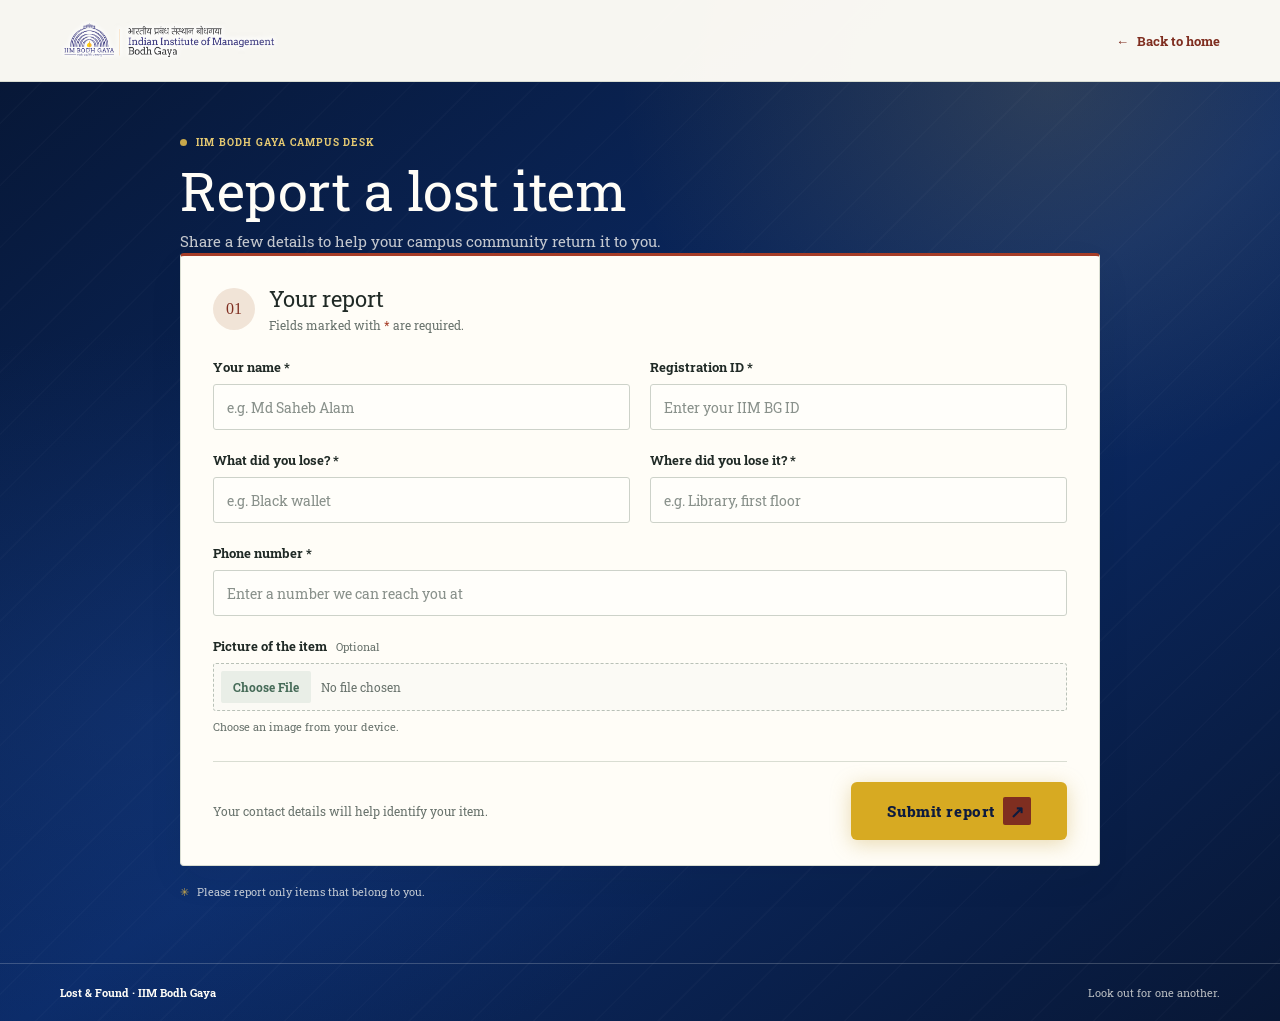
<file: ITCOM TASK/report.html>
<!DOCTYPE html>
<html lang="en">
<head>
	<meta charset="UTF-8">
	<meta name="viewport" content="width=device-width, initial-scale=1.0">
	<meta name="theme-color" content="#f4f1e8">
	<title>Report an Item | IIM BG</title>
	<link rel="stylesheet" href="re.css">
	<link rel="preconnect" href="https://fonts.googleapis.com">
  <link rel="preconnect" href="https://fonts.gstatic.com" crossorigin>
	<link href="https://fonts.googleapis.com/css2?family=Roboto+Slab:wght@800;900&display=swap" rel="stylesheet">
</head>
<body>
	<header class="heady">
		<a class="naam" href="index.html">
			<img class="mark" src="cropped-iimbg_Logo_2026.png" alt="Indian Institute of Management Bodh Gaya">
		</a>
		<a class="backy" href="index.html"><span>←</span> Back to home</a>
	</header>

	<main class="reporty">
		<section class="intro">
			<p class="mainy"><span class="dot"></span> IIM Bodh Gaya campus desk</p>
			<h1 id="reporttitle">Report a lost item</h1>
			<p class="introc">Share a few details to help your campus community return it to you.</p>
		</section>

		<form class="formy" action="#" method="post">
			<div class="formhead">
				<span class="formnum">01</span>
				<div>
					<h2 id="fh">Your report</h2>
					<p>Fields marked with <span>*</span> are required.</p>
				</div>
			</div>

			<div class="fgrid">
				<div class="fieldy">
					<label for="name">Your name <span>*</span></label>
					<input id="name" name="name" type="text" autocomplete="name" placeholder="e.g. Md Saheb Alam" required>
				</div>

				<div class="fieldy">
					<label for="registrationid">Registration ID <span>*</span></label>
					<input id="registrationid" name="registrationId" type="text" autocomplete="off" placeholder="Enter your IIM BG ID" required>
				</div>

				<div class="fieldy">
					<label for="itemname">What did you lose? <span>*</span></label>
					<input id="itemname" name="item" type="text" placeholder="e.g. Black wallet" required>
				</div>

				<div class="fieldy">
					<label for="itemlocation">Where did you lose it? <span>*</span></label>
					<input id="ilocation" name="location" type="text" placeholder="e.g. Library, first floor" required>
				</div>

				<div class="fieldy fwide">
					<label for="phone">Phone number <span>*</span></label>
					<input id="phone" name="phone" type="tel" autocomplete="tel" inputmode="tel" placeholder="Enter a number we can reach you at" required>
				</div>

				<div class="fieldy fwide">
					<label for="item-picture">Picture of the item <span class="optional">Optional</span></label>
					<input class="file-input" id="item-picture" name="picture" type="file" accept="image/*">
					<span class="field-help" id="pichelp">Choose an image from your device.</span>
				</div>
			</div>

			<div class="formact">
				<p>Your contact details will help identify your item.</p>
				<a class="submit-y" href="item.html">Submit report <span>↗</span></a>
			</div>
		</form>

		<p class="prinote"><span >✳</span> Please report only items that belong to you.</p>
	</main>

	<footer class="footy">
		<span>Lost & Found · IIM Bodh Gaya</span>
		<span>Look out for one another.</span>
	</footer>
</body>
</html>
</file>
<file: ITCOM TASK/re.css>
:root {
	--paper: #f4f1e8;
	--surface: #fffdf7;
	--ink: #202a26;
	--muted: #69736d;
	--line: #d9ddd2;
	--accent: #a63d27;
	--accent-dark: #7f2e20;
	--gold: #c8a84b;
	--green: #466b58;
	--display-font: Georgia, "Times New Roman", serif;
	--body-font: "Trebuchet MS", Verdana, sans-serif;
}

* {
	margin: 0;
	padding: 0;
	box-sizing: border-box;
}

body {
	min-width: 320px;
	min-height: 100vh;
	margin: 0;
	display: flex;
	flex-direction: column;
	background-color: #071633;
	background-image:
		radial-gradient(ellipse at 82% 8%, rgb(200 168 75 / 18%), transparent 29%),
		radial-gradient(ellipse at 12% 70%, rgb(35 78 155 / 22%), transparent 38%),
		repeating-linear-gradient(135deg, transparent 0 42px, rgb(255 255 255 / 2%) 43px 44px),
		linear-gradient(145deg, #071633 0%, #0b2b68 54%, #081735 100%);
	color: #202a26;
	font-family: 'Roboto Slab', serif;
}

.heady {
	width: 100%;
	min-height: 82px;
	padding: 0 max(32px, calc((100% - 1160px) / 2));
	display: flex;
	align-items: center;
	justify-content: space-between;
	gap: 20px;
	background: rgb(255 253 247 / 97%);
	border-bottom: 1px solid var(--line);
}

.naam {
	min-width: 0;
	display: flex;
	align-items: center;
}

.mark {
	display: block;
	width: min(220px, 36vw);
	height: auto;
}

.backy {
	display: inline-flex;
	align-items: center;
	gap: 8px;
	color: var(--accent-dark);
	font-size: 13px;
	font-weight: 700;
	text-decoration: none;
}

.backy:hover,
.backy:focus-visible {
	color: var(--ink);
	text-decoration: underline;
	text-underline-offset: 4px;
}

.reporty {
	width: min(920px, calc(100% - 48px));
	margin: 0 auto;
	padding: 54px 0 64px;
	flex: 1;
	color: var(--surface);
}

.introc {
	margin-bottom: 30px;
}

.mainy {
	margin: 0 0 12px;
	display: flex;
	align-items: center;
	gap: 9px;
	color: #e6ca72;
	font-size: 10px;
	font-weight: 700;
	letter-spacing: 1.2px;
	text-transform: uppercase;
}

.dot {
	width: 7px;
	height: 7px;
	border-radius: 50%;
	background: var(--gold);
}

h1,
h2,
p {
	margin-top: 0;
	font-family: 'Roboto Slab', serif;
}

h1 {
	margin-bottom: 10px;
	font-family: 'Roboto Slab', serif;
	font-size: clamp(36px, 6vw, 54px);
	font-weight: 400;
	line-height: 1.08;
	color: var(--surface);
}
#fh{
	font-family: 'Roboto Slab', serif;
}
.introc {
	margin-bottom: 0;
	color: rgb(255 253 247 / 76%);
	font-size: 15px;
	line-height: 1.6;
}

.formy {
	padding: 28px 32px 25px;
	border: 1px solid var(--line);
	border-top: 3px solid var(--accent);
	border-radius: 4px;
	background: var(--surface);
	color: var(--ink);
	box-shadow: 0 14px 38px rgb(32 42 38 / 5%);
}

.formhead {
	margin-bottom: 25px;
	display: flex;
	align-items: center;
	gap: 14px;
}

.formnum {
	width: 42px;
	height: 42px;
	display: grid;
	flex: 0 0 auto;
	place-items: center;
	border-radius: 50%;
	background: #f1e4d7;
	color: var(--accent-dark);
	font-family: var(--display-font);
	font-size: 16px;
}

.formhead h2 {
	margin-bottom: 4px;
	font-family: var(--display-font);
	font-size: 22px;
	font-weight: 400;
}

.formhead p {
	margin-bottom: 0;
	color: var(--muted);
	font-size: 12px;
}

.formhead p span,
.fieldy label > span[aria-hidden="true"] {
	color: var(--accent);
}

.fgrid {
	display: grid;
	grid-template-columns: repeat(2, minmax(0, 1fr));
	gap: 21px 20px;
}

.fieldy {
	min-width: 0;
	display: flex;
	flex-direction: column;
	gap: 8px;
}

.fwide {
	grid-column: 1 / -1;
}

.fieldy label {
	color: var(--ink);
	font-size: 13px;
	font-weight: 700;
}

.optional {
	margin-left: 6px;
	color: var(--muted);
	font-size: 11px;
	font-weight: 400;
}

.fieldy input:not([type="file"]) {
	width: 100%;
	min-height: 46px;
	padding: 0 13px;
	border: 1px solid #cdd2c9;
	border-radius: 3px;
	outline: none;
	background: #fffefa;
	color: var(--ink);
	font: inherit;
	font-size: 14px;
	transition: border-color 150ms ease, box-shadow 150ms ease;
}

.fieldy input::placeholder {
	color: #89918b;
}

.fieldy input:not([type="file"]):focus-visible,
.file-input:focus-visible {
	border-color: var(--green);
	box-shadow: 0 0 0 3px rgb(70 107 88 / 14%);
}

.file-input {
	width: 100%;
	min-height: 48px;
	padding: 7px;
	border: 1px dashed #b9c1b7;
	border-radius: 3px;
	background: #fbfaf5;
	color: var(--muted);
	font: inherit;
	font-size: 12px;
}

.file-input::file-selector-button {
	min-height: 32px;
	margin-right: 10px;
	padding: 0 12px;
	border: 0;
	border-radius: 2px;
	background: #e9eee7;
	color: var(--green);
	font: inherit;
	font-weight: 700;
	cursor: pointer;
}

.field-help {
	color: var(--muted);
	font-size: 11px;
}

.formact {
	margin-top: 27px;
	padding-top: 20px;
	display: flex;
	align-items: center;
	justify-content: space-between;
	gap: 18px;
	border-top: 1px solid var(--line);
}

.formact p {
	margin-bottom: 0;
	color: var(--muted);
	font-size: 12px;
	line-height: 1.5;
}

.submit-y {
	 display: inline-flex;
    align-items: center;
    color: rgb(13, 27, 62);
    font-weight: 800;
    font-size: 0.92rem;
    letter-spacing: 0.04em;
    box-shadow: rgba(200, 168, 75, 0.4) 0px 4px 20px;
    gap: 8px;
    padding: 15px 36px;
    background: rgb(215, 170, 34);
    border-radius: 6px;
    text-decoration: none;
    transition: background 0.2s, transform 0.2s;
	font-family: 'Roboto Slab', serif;
}
.submit-y span {
	width: 28px;
	height: 28px;
	display: grid;
	place-items: center;
	border-radius: 2px;
	background: var(--accent-dark);
	font-size: 17px;
}

.submit-y:hover {
	transform: translateY(-2px);
    background: rgb(249, 190, 13)
}

.prinote {
	margin: 18px 0 0;
	color: rgb(255 253 247 / 74%);
	font-size: 11px;
}

.prinote span {
	margin-right: 5px;
	color: var(--gold);
}

.footy {
	min-height: 58px;
	padding: 13px max(24px, calc((100% - 1160px) / 2));
	display: flex;
	align-items: center;
	justify-content: space-between;
	gap: 12px;
	border-top: 1px solid rgb(255 253 247 / 20%);
	color: rgb(255 253 247 / 70%);
	font-size: 11px;
}

.footy span:first-child {
	color: var(--surface);
	font-weight: 700;
}

@media (max-width: 640px) {
	.heady {
		width: 100%;
		min-height: 72px;
		padding: 0 18px;
	}

	.mark {
		width: min(180px, 45vw);
	}

	.reporty {
		width: calc(100% - 36px);
		padding: 38px 0 48px;
	}

	.formy {
		padding: 23px 20px 20px;
	}

	.fgrid {
		grid-template-columns: minmax(0, 1fr);
		gap: 18px;
	}

	.fwide {
		grid-column: auto;
	}

	.formact {
		align-items: stretch;
		flex-direction: column;
	}

	.submit-y {
		justify-content: space-between;
	}

	.footy {
		padding: 13px 18px;
		flex-wrap: wrap;
	}
}
</file>
